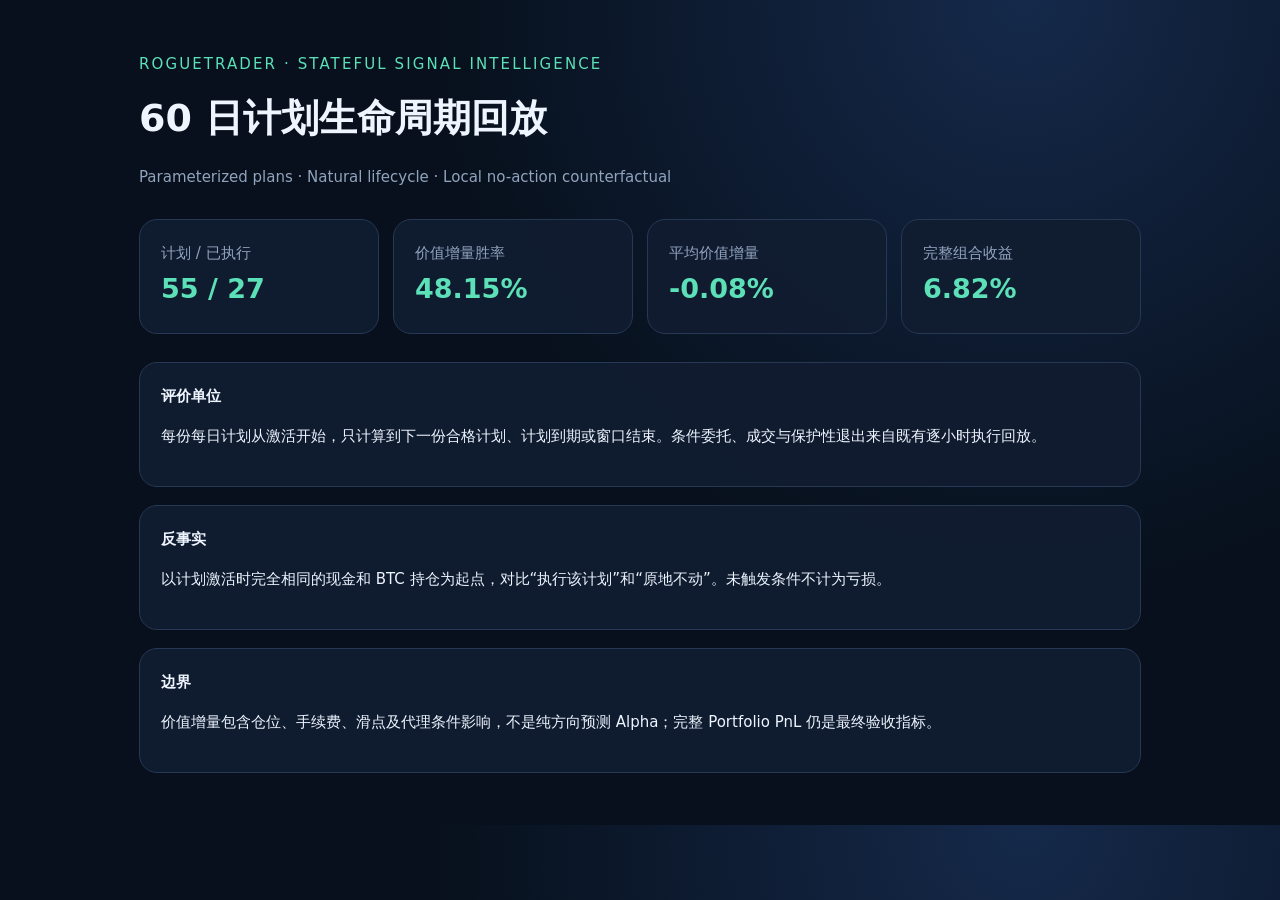
<file: backtest/信号质量/20260915_085854__BTC_USD/信号质量报告.html>
<!doctype html><html lang="zh-CN"><head><meta charset="utf-8"><meta name="viewport" content="width=device-width,initial-scale=1"><title>RogueTrader Signal Quality</title><style>
:root{--bg:#07101c;--panel:#101c30;--text:#eef5ff;--muted:#91a3bd;--mint:#5ce0b7;--line:#263854}*{box-sizing:border-box}body{margin:0;background:radial-gradient(circle at 80% 0,#15294a 0,#07101c 45%);color:var(--text);font:15px/1.7 system-ui,sans-serif}main{max-width:1050px;margin:auto;padding:52px 24px}.eyebrow{color:var(--mint);letter-spacing:.14em}h1{font-size:38px;margin:8px 0}.muted{color:var(--muted)}.grid{display:grid;grid-template-columns:repeat(4,1fr);gap:14px;margin:28px 0}.card,.panel{background:rgba(16,28,48,.94);border:1px solid var(--line);border-radius:18px;padding:21px}.metric{font-size:27px;font-weight:760;color:var(--mint)}.panel{margin-top:18px}@media(max-width:760px){.grid{grid-template-columns:1fr 1fr}h1{font-size:30px}}</style></head><body><main>
<div class="eyebrow">ROGUETRADER · STATEFUL SIGNAL INTELLIGENCE</div><h1>60 日计划生命周期回放</h1><p class="muted">Parameterized plans · Natural lifecycle · Local no-action counterfactual</p>
<div class="grid"><div class="card"><div class="muted">计划 / 已执行</div><div class="metric">55 / 27</div></div><div class="card"><div class="muted">价值增量胜率</div><div class="metric">48.15%</div></div><div class="card"><div class="muted">平均价值增量</div><div class="metric">-0.08%</div></div><div class="card"><div class="muted">完整组合收益</div><div class="metric">6.82%</div></div></div>
<div class="panel"><strong>评价单位</strong><p>每份每日计划从激活开始，只计算到下一份合格计划、计划到期或窗口结束。条件委托、成交与保护性退出来自既有逐小时执行回放。</p></div><div class="panel"><strong>反事实</strong><p>以计划激活时完全相同的现金和 BTC 持仓为起点，对比“执行该计划”和“原地不动”。未触发条件不计为亏损。</p></div><div class="panel"><strong>边界</strong><p>价值增量包含仓位、手续费、滑点及代理条件影响，不是纯方向预测 Alpha；完整 Portfolio PnL 仍是最终验收指标。</p></div></main></body></html>
</file>
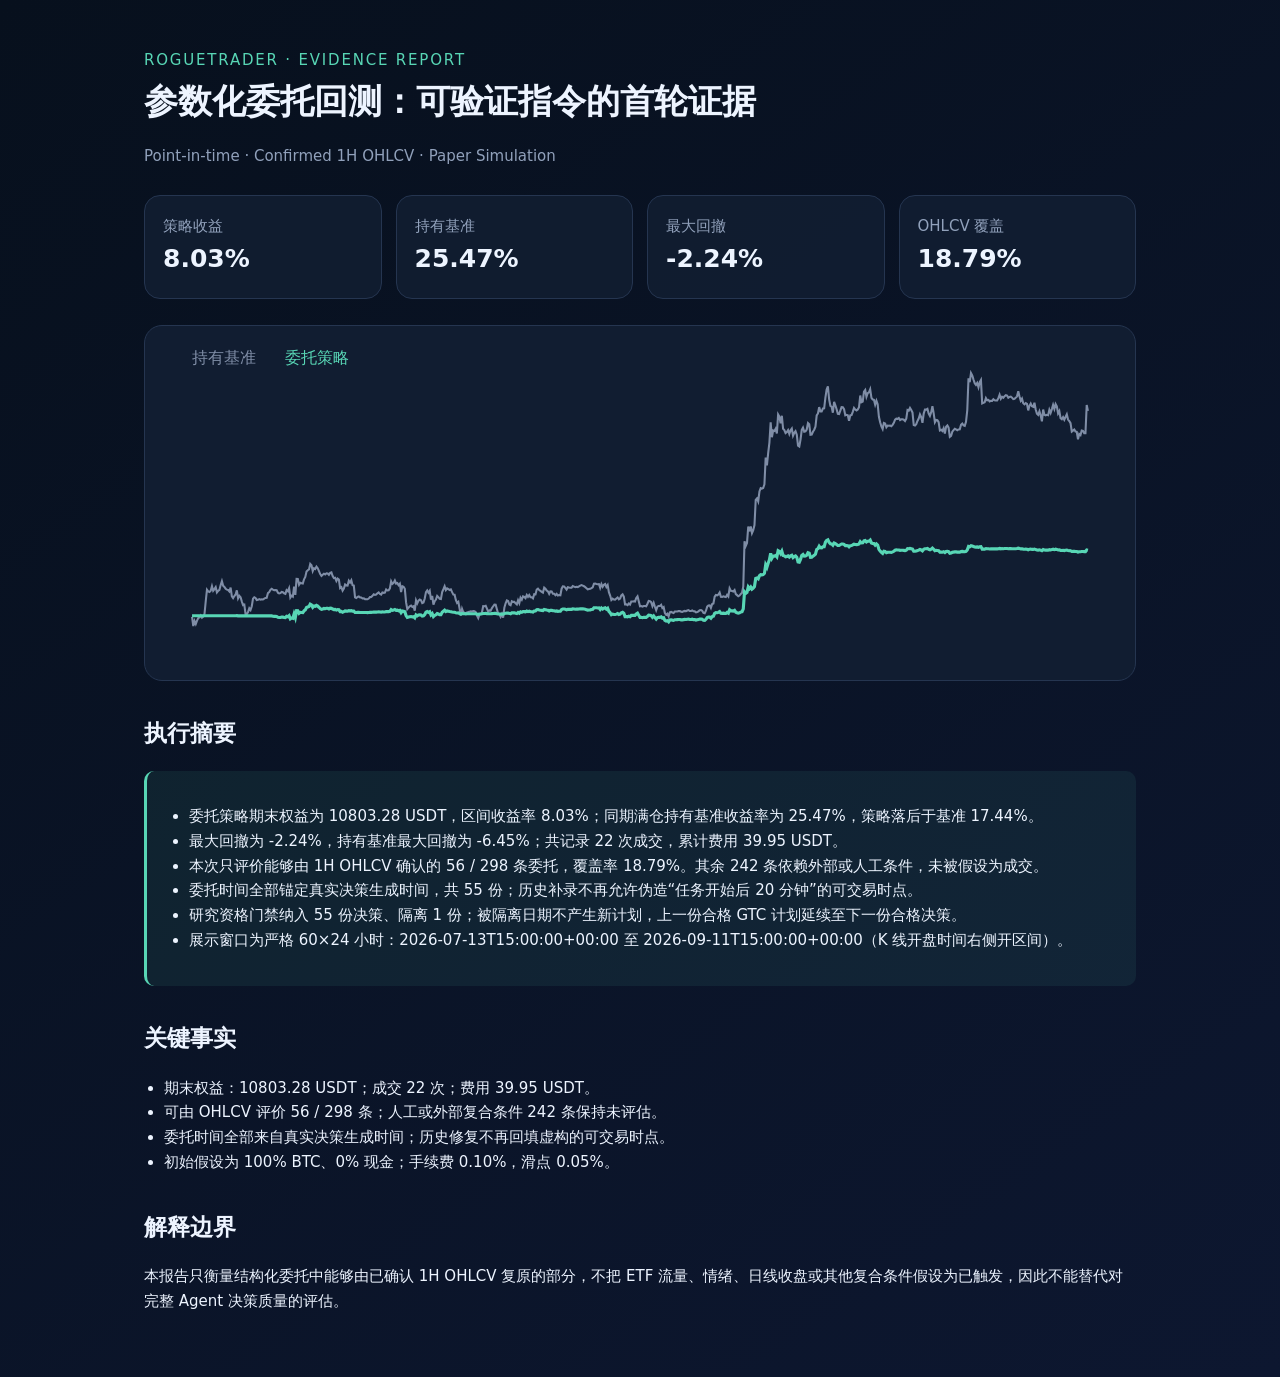
<file: backtest/基础版/20260915_015514__BTC_USD/回测报告.html>
<!doctype html>
<html lang="zh-CN"><head><meta charset="utf-8"><meta name="viewport" content="width=device-width,initial-scale=1">
<title>RogueTrader 参数化委托回测</title><style>
:root{--bg:#09111f;--panel:#111d31;--text:#edf4ff;--muted:#91a1bb;--accent:#58d6b5;--line:#253550}
*{box-sizing:border-box}body{margin:0;background:linear-gradient(145deg,#07101d,#0d1730);color:var(--text);font:15px/1.65 system-ui,sans-serif}
main{max-width:1040px;margin:auto;padding:48px 24px}h1{font-size:34px;margin:0 0 8px}h2{margin-top:34px}.eyebrow{color:var(--accent);letter-spacing:.12em;text-transform:uppercase}
.grid{display:grid;grid-template-columns:repeat(4,1fr);gap:14px;margin:26px 0}.card{background:rgba(17,29,49,.9);border:1px solid var(--line);border-radius:16px;padding:18px}
.metric{font-size:25px;font-weight:700}.label,.muted{color:var(--muted)}.chart{padding:18px;background:var(--panel);border:1px solid var(--line);border-radius:18px;overflow:hidden}svg{width:100%;height:auto}
.summary{background:rgba(88,214,181,.08);border-left:3px solid var(--accent);padding:18px 22px;border-radius:10px}ul{padding-left:20px}code{color:#b8e8dc}@media(max-width:760px){.grid{grid-template-columns:repeat(2,1fr)}h1{font-size:28px}}
</style></head><body><main><div class="eyebrow">RogueTrader · Evidence Report</div><h1>参数化委托回测：可验证指令的首轮证据</h1>
<p class="muted">Point-in-time · Confirmed 1H OHLCV · Paper Simulation</p>
<div class="grid"><div class="card"><div class="label">策略收益</div><div class="metric">8.03%</div></div>
<div class="card"><div class="label">持有基准</div><div class="metric">25.47%</div></div>
<div class="card"><div class="label">最大回撤</div><div class="metric">-2.24%</div></div>
<div class="card"><div class="label">OHLCV 覆盖</div><div class="metric">18.79%</div></div></div>
<div class="chart"><svg viewBox="0 0 920 300" role="img" aria-label="策略与持有基准权益曲线"><polyline points="28.0,263.2 29.2,272.0 30.4,267.2 31.6,270.0 32.8,266.7 34.0,264.2 35.2,263.7 36.4,261.8 37.6,264.0 38.8,263.0 40.0,260.4 41.2,248.1 42.4,236.9 43.6,238.5 44.8,239.1 46.0,237.9 47.2,233.5 48.4,238.0 49.6,236.4 50.8,234.5 52.0,239.5 53.2,238.0 54.4,237.2 55.6,232.5 56.8,228.7 58.0,233.2 59.2,234.3 60.4,236.0 61.6,236.9 62.8,237.2 64.0,238.6 65.2,235.0 66.4,243.3 67.6,245.1 68.8,243.1 70.0,241.6 71.2,237.6 72.4,245.3 73.6,242.8 74.8,244.2 76.0,248.3 77.2,251.8 78.4,251.4 79.6,260.4 80.8,260.6 82.0,258.5 83.2,254.9 84.4,256.6 85.6,252.9 86.8,245.6 88.0,244.2 89.2,244.9 90.4,247.0 91.6,246.7 92.8,246.0 94.0,246.6 95.2,246.2 96.4,246.4 97.6,245.5 98.8,244.9 100.0,244.8 101.2,240.2 102.4,239.3 103.6,237.1 104.8,236.0 106.0,236.8 107.2,237.5 108.4,237.3 109.6,237.4 110.8,239.9 112.0,240.6 113.2,240.3 114.4,239.1 115.6,239.4 116.8,240.5 118.0,241.0 119.2,237.3 120.4,238.4 121.6,235.5 122.8,244.6 124.0,242.8 125.2,243.7 126.4,233.9 127.6,242.0 128.8,226.6 130.0,226.7 131.2,232.2 132.4,230.3 133.6,230.8 134.8,231.0 136.0,226.9 137.2,224.7 138.4,219.4 139.6,218.2 140.8,217.4 142.0,212.1 143.2,213.3 144.4,219.0 145.6,216.2 146.8,217.0 148.0,214.7 149.2,216.2 150.4,219.0 151.6,221.9 152.8,223.6 154.0,222.5 155.2,221.5 156.4,222.2 157.6,221.1 158.8,221.3 160.0,222.6 161.2,220.8 162.4,220.3 163.6,223.8 164.8,225.8 166.0,225.5 167.2,228.5 168.4,226.2 169.6,227.1 170.8,235.4 172.0,234.5 173.2,237.9 174.4,235.9 175.6,231.9 176.8,232.8 178.0,233.0 179.2,228.3 180.4,230.0 181.6,227.8 182.8,232.6 184.0,233.0 185.2,244.3 186.4,245.0 187.6,244.0 188.8,243.5 190.0,244.4 191.2,244.4 192.4,245.4 193.6,245.2 194.8,246.1 196.0,246.1 197.2,246.2 198.4,245.5 199.6,244.1 200.8,244.0 202.0,242.9 203.2,241.3 204.4,241.9 205.6,241.6 206.8,240.4 208.0,239.5 209.2,241.1 210.4,241.7 211.6,239.7 212.8,240.0 214.0,239.8 215.2,236.7 216.4,237.7 217.6,237.6 218.8,235.7 220.0,228.9 221.2,231.4 222.4,230.4 223.6,228.1 224.8,231.1 226.0,230.6 227.2,232.6 228.4,231.2 229.6,239.3 230.8,233.6 232.0,234.1 233.2,236.1 234.4,249.2 235.6,255.7 236.8,254.3 238.0,252.9 239.2,252.3 240.4,253.6 241.6,252.9 242.8,257.2 244.0,247.2 245.2,250.1 246.4,247.5 247.6,246.5 248.8,247.1 250.0,249.9 251.2,249.3 252.4,245.4 253.6,239.3 254.8,237.7 256.0,239.9 257.2,238.0 258.4,246.6 259.6,242.9 260.8,251.4 262.0,248.0 263.2,246.4 264.4,243.0 265.6,244.2 266.8,245.7 268.0,246.0 269.2,239.2 270.4,236.5 271.6,233.6 272.8,237.2 274.0,235.6 275.2,236.4 276.4,237.2 277.6,236.6 278.8,239.3 280.0,241.7 281.2,241.8 282.4,246.8 283.6,249.7 284.8,248.6 286.0,255.1 287.2,261.9 288.4,255.5 289.6,258.8 290.8,259.1 292.0,259.8 293.2,258.8 294.4,258.5 295.6,258.1 296.8,257.8 298.0,257.9 299.2,257.5 300.4,257.7 301.6,258.5 302.8,262.0 304.0,264.3 305.2,260.8 306.4,260.7 307.6,258.7 308.8,252.8 310.0,252.9 311.2,252.5 312.4,255.2 313.6,258.1 314.8,256.9 316.0,257.1 317.2,254.7 318.4,252.9 319.6,251.4 320.8,251.5 322.0,255.9 323.2,260.1 324.4,260.6 325.6,263.1 326.8,260.5 328.0,264.0 329.2,254.2 330.4,250.0 331.6,247.3 332.8,247.9 334.0,251.3 335.2,252.0 336.4,248.1 337.6,248.7 338.8,248.6 340.0,250.1 341.2,251.1 342.4,247.2 343.6,250.0 344.8,244.7 346.0,246.6 347.2,243.4 348.4,243.9 349.6,245.1 350.8,242.0 352.0,243.9 353.2,242.1 354.4,244.2 355.6,244.2 356.8,245.3 358.0,241.3 359.2,241.5 360.4,236.8 361.6,235.9 362.8,237.3 364.0,238.1 365.2,239.0 366.4,239.7 367.6,235.0 368.8,236.1 370.0,237.7 371.2,238.6 372.4,241.0 373.6,238.5 374.8,238.6 376.0,240.8 377.2,240.8 378.4,242.2 379.6,241.0 380.8,242.6 382.0,242.1 383.2,242.3 384.4,236.0 385.6,233.7 386.8,233.8 388.0,235.1 389.2,236.8 390.4,234.5 391.6,234.8 392.8,235.0 394.0,235.0 395.2,233.5 396.4,234.0 397.6,234.5 398.8,234.1 400.0,234.4 401.2,233.7 402.4,233.0 403.6,232.5 404.8,233.0 406.0,233.6 407.2,234.5 408.4,235.5 409.6,236.6 410.8,236.3 412.0,236.1 413.2,235.4 414.4,234.6 415.6,231.2 416.8,231.1 418.0,231.5 419.2,231.7 420.4,231.5 421.6,235.2 422.8,231.5 424.0,234.2 425.2,232.2 426.4,231.5 427.6,234.3 428.8,232.4 430.0,239.3 431.2,242.6 432.4,246.8 433.6,245.6 434.8,246.4 436.0,246.5 437.2,245.4 438.4,244.4 439.6,246.2 440.8,245.4 442.0,242.5 443.2,241.5 444.4,243.7 445.6,251.1 446.8,251.1 448.0,251.9 449.2,250.3 450.4,251.3 451.6,248.3 452.8,248.3 454.0,248.1 455.2,248.3 456.4,244.9 457.6,243.3 458.8,248.2 460.0,253.0 461.2,252.7 462.4,253.3 463.6,252.7 464.8,252.6 466.0,252.9 467.2,250.5 468.4,247.8 469.6,248.0 470.8,248.9 472.0,252.7 473.2,249.6 474.4,253.4 475.6,256.7 476.8,253.4 478.0,252.6 479.2,252.6 480.4,251.5 481.6,254.6 482.8,253.7 484.0,259.5 485.2,261.1 486.4,260.1 487.6,262.7 488.8,258.7 490.0,258.4 491.2,258.9 492.4,259.4 493.6,258.0 494.8,258.0 496.0,257.9 497.2,257.5 498.4,257.6 499.6,258.2 500.8,258.3 502.0,257.8 503.2,257.4 504.4,257.7 505.6,257.0 506.8,256.6 508.0,257.5 509.2,257.5 510.4,257.0 511.6,257.8 512.8,257.8 514.0,258.7 515.2,258.4 516.4,257.8 517.6,256.7 518.8,256.6 520.0,257.2 521.2,259.4 522.4,259.7 523.6,257.2 524.8,253.3 526.0,252.2 527.2,252.0 528.4,254.6 529.6,250.8 530.8,250.2 532.0,243.7 533.2,242.1 534.4,242.4 535.6,241.6 536.8,239.7 538.0,243.8 539.2,244.0 540.4,243.3 541.6,243.8 542.8,244.1 544.0,241.9 545.2,243.5 546.4,235.7 547.6,238.0 548.8,238.2 550.0,238.7 551.2,237.3 552.4,241.2 553.6,242.2 554.8,243.3 556.0,242.6 557.2,241.0 558.4,239.9 559.6,233.8 560.8,190.3 562.0,194.7 563.2,191.8 564.4,176.0 565.6,180.7 566.8,175.9 568.0,182.4 569.2,179.6 570.4,174.6 571.6,150.4 572.8,148.9 574.0,151.8 575.2,142.2 576.4,139.0 577.6,139.5 578.8,138.9 580.0,135.3 581.2,109.5 582.4,117.1 583.6,105.3 584.8,95.1 586.0,75.5 587.2,89.9 588.4,83.4 589.6,83.8 590.8,81.7 592.0,86.3 593.2,68.0 594.4,70.1 595.6,76.4 596.8,69.2 598.0,81.8 599.2,83.0 600.4,85.9 601.6,85.0 602.8,83.1 604.0,86.7 605.2,83.1 606.4,81.5 607.6,88.4 608.8,85.7 610.0,84.1 611.2,87.4 612.4,98.1 613.6,98.9 614.8,92.2 616.0,82.8 617.2,80.6 618.4,84.6 619.6,84.3 620.8,82.5 622.0,76.3 623.2,77.4 624.4,87.5 625.6,87.3 626.8,84.6 628.0,82.7 629.2,79.8 630.4,68.9 631.6,67.0 632.8,60.9 634.0,65.0 635.2,65.0 636.4,62.2 637.6,62.1 638.8,51.7 640.0,43.8 641.2,40.8 642.4,53.4 643.6,59.6 644.8,60.5 646.0,66.3 647.2,55.8 648.4,59.1 649.6,62.9 650.8,67.3 652.0,67.6 653.2,64.3 654.4,60.9 655.6,61.0 656.8,62.9 658.0,68.8 659.2,68.3 660.4,68.8 661.6,74.1 662.8,68.8 664.0,68.5 665.2,65.4 666.4,61.6 667.6,63.2 668.8,64.0 670.0,63.1 671.2,61.0 672.4,49.7 673.6,56.1 674.8,55.5 676.0,46.0 677.2,44.4 678.4,50.9 679.6,47.5 680.8,46.7 682.0,43.6 683.2,52.0 684.4,53.5 685.6,53.8 686.8,58.5 688.0,54.7 689.2,58.1 690.4,70.2 691.6,75.4 692.8,79.5 694.0,82.0 695.2,76.2 696.4,76.7 697.6,80.3 698.8,78.7 700.0,78.9 701.2,78.6 702.4,79.3 703.6,78.0 704.8,76.0 706.0,73.0 707.2,72.0 708.4,72.2 709.6,71.4 710.8,73.3 712.0,72.6 713.2,72.6 714.4,73.0 715.6,74.3 716.8,72.1 718.0,63.7 719.2,64.2 720.4,61.7 721.6,63.6 722.8,66.2 724.0,78.2 725.2,78.7 726.4,77.3 727.6,74.2 728.8,71.9 730.0,67.9 731.2,70.4 732.4,76.0 733.6,67.1 734.8,63.3 736.0,63.3 737.2,62.5 738.4,67.1 739.6,69.3 740.8,65.9 742.0,59.9 743.2,66.6 744.4,75.4 745.6,73.2 746.8,73.4 748.0,75.3 749.2,83.3 750.4,82.7 751.6,83.9 752.8,81.2 754.0,86.4 755.2,79.7 756.4,78.5 757.6,80.7 758.8,89.6 760.0,88.7 761.2,84.6 762.4,83.0 763.6,81.8 764.8,82.3 766.0,83.1 767.2,82.4 768.4,82.3 769.6,77.9 770.8,76.7 772.0,78.5 773.2,79.0 774.4,75.1 775.6,64.1 776.8,33.0 778.0,36.8 779.2,28.0 780.4,30.2 781.6,34.2 782.8,37.8 784.0,39.4 785.2,37.6 786.4,41.7 787.6,36.8 788.8,34.7 790.0,57.3 791.2,56.8 792.4,56.2 793.6,52.2 794.8,54.2 796.0,53.9 797.2,55.4 798.4,54.8 799.6,54.9 800.8,53.2 802.0,54.2 803.2,54.5 804.4,54.4 805.6,52.2 806.8,48.9 808.0,52.8 809.2,50.9 810.4,51.8 811.6,50.3 812.8,49.3 814.0,49.7 815.2,51.9 816.4,51.1 817.6,50.7 818.8,51.7 820.0,53.2 821.2,52.9 822.4,51.7 823.6,50.5 824.8,45.5 826.0,50.6 827.2,54.7 828.4,52.7 829.6,57.1 830.8,58.2 832.0,56.9 833.2,57.7 834.4,64.0 835.6,59.6 836.8,57.5 838.0,60.1 839.2,60.6 840.4,56.6 841.6,63.2 842.8,67.1 844.0,68.3 845.2,64.9 846.4,69.0 847.6,74.6 848.8,63.2 850.0,68.2 851.2,68.8 852.4,68.3 853.6,68.7 854.8,63.4 856.0,66.5 857.2,62.8 858.4,58.7 859.6,62.6 860.8,58.0 862.0,60.2 863.2,67.0 864.4,64.8 865.6,71.5 866.8,72.5 868.0,70.6 869.2,73.1 870.4,70.3 871.6,67.8 872.8,72.9 874.0,74.3 875.2,76.3 876.4,84.4 877.6,83.5 878.8,82.5 880.0,84.5 881.2,84.7 882.4,91.9 883.6,86.8 884.8,87.9 886.0,83.4 887.2,83.7 888.4,86.1 889.6,86.1 890.8,58.9 892.0,64.5" fill="none" stroke="#7f8da6" stroke-width="2"/><polyline points="28.0,262.1 29.2,262.1 30.4,262.1 31.6,262.1 32.8,262.1 34.0,262.1 35.2,262.1 36.4,262.1 37.6,262.1 38.8,262.1 40.0,262.1 41.2,262.1 42.4,262.1 43.6,262.1 44.8,262.1 46.0,262.1 47.2,262.1 48.4,262.1 49.6,262.1 50.8,262.1 52.0,262.1 53.2,262.1 54.4,262.1 55.6,262.1 56.8,262.1 58.0,262.1 59.2,262.1 60.4,262.1 61.6,262.1 62.8,262.1 64.0,262.1 65.2,262.1 66.4,262.1 67.6,262.1 68.8,262.1 70.0,262.1 71.2,262.0 72.4,262.2 73.6,262.2 74.8,262.2 76.0,262.2 77.2,262.2 78.4,262.2 79.6,262.2 80.8,262.2 82.0,262.2 83.2,262.2 84.4,262.2 85.6,262.2 86.8,262.2 88.0,262.2 89.2,262.2 90.4,262.2 91.6,262.2 92.8,262.2 94.0,262.2 95.2,262.2 96.4,262.2 97.6,262.2 98.8,262.2 100.0,262.2 101.2,262.2 102.4,262.2 103.6,262.2 104.8,262.2 106.0,262.5 107.2,262.7 108.4,262.6 109.6,262.7 110.8,263.5 112.0,263.7 113.2,263.7 114.4,263.3 115.6,263.4 116.8,263.7 118.0,263.9 119.2,262.6 120.4,263.0 121.6,262.0 122.8,265.1 124.0,264.3 125.2,264.6 126.4,260.4 127.6,263.9 128.8,257.2 130.0,257.3 131.2,259.7 132.4,258.8 133.6,259.0 134.8,259.1 136.0,257.3 137.2,256.4 138.4,254.1 139.6,253.6 140.8,253.2 142.0,250.9 143.2,251.5 144.4,253.9 145.6,252.7 146.8,253.0 148.0,252.1 149.2,252.7 150.4,253.9 151.6,255.2 152.8,255.9 154.0,255.5 155.2,255.0 156.4,255.3 157.6,254.9 158.8,254.9 160.0,255.5 161.2,254.7 162.4,254.9 163.6,255.6 164.8,256.1 166.0,256.0 167.2,256.6 168.4,256.1 169.6,256.3 170.8,258.1 172.0,257.9 173.2,258.7 174.4,258.2 175.6,257.4 176.8,257.6 178.0,257.6 179.2,257.1 180.4,257.3 181.6,257.1 182.8,257.6 184.0,257.6 185.2,258.9 186.4,258.9 187.6,258.8 188.8,258.8 190.0,258.9 191.2,258.9 192.4,259.0 193.6,258.9 194.8,259.0 196.0,259.0 197.2,259.1 198.4,259.0 199.6,258.8 200.8,258.8 202.0,258.7 203.2,258.5 204.4,258.6 205.6,258.6 206.8,258.4 208.0,258.3 209.2,258.5 210.4,258.6 211.6,258.3 212.8,258.4 214.0,258.4 215.2,258.0 216.4,258.1 217.6,258.1 218.8,257.9 220.0,256.2 221.2,256.9 222.4,256.6 223.6,256.0 224.8,256.8 226.0,256.7 227.2,257.3 228.4,256.9 229.6,259.1 230.8,257.5 232.0,257.7 233.2,258.2 234.4,261.9 235.6,263.7 236.8,263.3 238.0,263.0 239.2,262.8 240.4,263.2 241.6,262.9 242.8,264.1 244.0,261.3 245.2,262.2 246.4,261.4 247.6,261.2 248.8,261.4 250.0,262.4 251.2,262.2 252.4,260.9 253.6,258.7 254.8,258.1 256.0,258.9 257.2,258.2 258.4,261.3 259.6,260.0 260.8,262.9 262.0,261.8 263.2,261.2 264.4,260.0 265.6,260.4 266.8,261.0 268.0,261.0 269.2,258.7 270.4,257.7 271.6,256.7 272.8,258.0 274.0,257.4 275.2,257.7 276.4,258.0 277.6,258.2 278.8,258.5 280.0,258.7 281.2,258.7 282.4,259.1 283.6,259.4 284.8,259.3 286.0,259.9 287.2,260.5 288.4,259.9 289.6,260.2 290.8,260.2 292.0,260.3 293.2,260.2 294.4,260.2 295.6,260.1 296.8,260.1 298.0,260.1 299.2,260.1 300.4,260.1 301.6,260.2 302.8,260.5 304.0,260.7 305.2,260.4 306.4,260.4 307.6,260.2 308.8,259.9 310.0,259.9 311.2,259.8 312.4,260.0 313.6,260.2 314.8,260.1 316.0,260.1 317.2,260.0 318.4,259.9 319.6,259.8 320.8,259.8 322.0,260.1 323.2,260.3 324.4,260.4 325.6,260.5 326.8,260.4 328.0,260.6 329.2,260.0 330.4,259.7 331.6,259.5 332.8,259.5 334.0,259.8 335.2,260.2 336.4,259.2 337.6,259.3 338.8,259.3 340.0,259.7 341.2,259.9 342.4,258.9 343.6,259.7 344.8,258.3 346.0,258.8 347.2,258.0 348.4,258.1 349.6,258.4 350.8,257.6 352.0,258.1 353.2,257.7 354.4,258.2 355.6,258.2 356.8,258.5 358.0,257.5 359.2,257.5 360.4,256.3 361.6,256.1 362.8,256.5 364.0,256.7 365.2,256.9 366.4,257.1 367.6,255.9 368.8,256.2 370.0,256.6 371.2,256.8 372.4,257.4 373.6,256.8 374.8,256.8 376.0,257.3 377.2,257.3 378.4,257.7 379.6,257.4 380.8,257.8 382.0,257.7 383.2,257.7 384.4,256.1 385.6,255.6 386.8,255.6 388.0,255.9 389.2,256.4 390.4,255.8 391.6,255.9 392.8,255.9 394.0,255.9 395.2,255.5 396.4,255.6 397.6,255.8 398.8,255.7 400.0,255.7 401.2,255.6 402.4,255.4 403.6,255.3 404.8,255.4 406.0,255.6 407.2,255.8 408.4,256.2 409.6,256.6 410.8,256.5 412.0,256.4 413.2,256.1 414.4,255.8 415.6,254.3 416.8,254.3 418.0,254.4 419.2,254.6 420.4,254.5 421.6,256.0 422.8,254.5 424.0,255.6 425.2,254.8 426.4,254.4 427.6,255.7 428.8,254.8 430.0,257.8 431.2,259.2 432.4,261.1 433.6,260.5 434.8,260.9 436.0,260.9 437.2,260.5 438.4,260.0 439.6,260.8 440.8,260.4 442.0,259.2 443.2,258.8 444.4,259.7 445.6,262.9 446.8,262.9 448.0,263.2 449.2,262.5 450.4,263.0 451.6,261.7 452.8,261.7 454.0,261.6 455.2,261.7 456.4,260.3 457.6,259.6 458.8,261.6 460.0,263.7 461.2,263.6 462.4,263.9 463.6,263.6 464.8,263.5 466.0,263.7 467.2,262.7 468.4,261.5 469.6,261.6 470.8,262.0 472.0,263.6 473.2,262.3 474.4,263.9 475.6,265.3 476.8,263.9 478.0,263.6 479.2,263.6 480.4,263.1 481.6,264.4 482.8,264.0 484.0,266.5 485.2,267.2 486.4,266.8 487.6,267.9 488.8,266.2 490.0,266.0 491.2,266.3 492.4,266.5 493.6,265.9 494.8,265.9 496.0,265.8 497.2,265.7 498.4,265.7 499.6,266.0 500.8,266.0 502.0,265.8 503.2,265.6 504.4,265.7 505.6,265.5 506.8,265.3 508.0,265.7 509.2,265.7 510.4,265.4 511.6,265.8 512.8,265.8 514.0,266.2 515.2,266.0 516.4,265.8 517.6,265.3 518.8,265.3 520.0,265.5 521.2,266.5 522.4,266.6 523.6,265.5 524.8,263.8 526.0,263.4 527.2,263.3 528.4,264.4 529.6,262.8 530.8,262.5 532.0,259.7 533.2,259.0 534.4,259.2 535.6,258.8 536.8,258.0 538.0,259.7 539.2,259.8 540.4,259.6 541.6,259.8 542.8,259.9 544.0,258.9 545.2,259.6 546.4,256.3 547.6,257.3 548.8,257.4 550.0,257.6 551.2,256.9 552.4,258.6 553.6,259.1 554.8,259.5 556.0,259.3 557.2,258.5 558.4,258.1 559.6,255.4 560.8,239.0 562.0,240.4 563.2,239.5 564.4,234.3 565.6,235.9 566.8,234.3 568.0,236.4 569.2,235.5 570.4,233.9 571.6,226.1 572.8,225.6 574.0,226.5 575.2,223.4 576.4,222.4 577.6,222.6 578.8,222.4 580.0,221.2 581.2,212.9 582.4,215.3 583.6,211.5 584.8,208.2 586.0,201.9 587.2,206.5 588.4,204.4 589.6,204.5 590.8,203.9 592.0,205.3 593.2,199.4 594.4,200.1 595.6,202.1 596.8,199.8 598.0,203.9 599.2,204.3 600.4,205.2 601.6,204.9 602.8,204.3 604.0,205.5 605.2,204.3 606.4,203.8 607.6,206.0 608.8,205.0 610.0,204.4 611.2,205.7 612.4,210.1 613.6,210.4 614.8,207.7 616.0,203.9 617.2,203.0 618.4,204.6 619.6,204.5 620.8,203.7 622.0,201.2 623.2,201.7 624.4,205.8 625.6,205.7 626.8,204.6 628.0,203.8 629.2,202.7 630.4,198.2 631.6,197.4 632.8,195.0 634.0,196.6 635.2,196.7 636.4,195.5 637.6,195.5 638.8,191.2 640.0,189.4 641.2,188.8 642.4,191.4 643.6,192.6 644.8,192.8 646.0,194.0 647.2,191.9 648.4,192.5 649.6,193.3 650.8,194.2 652.0,194.3 653.2,193.6 654.4,192.9 655.6,192.9 656.8,193.3 658.0,194.5 659.2,194.4 660.4,194.5 661.6,195.6 662.8,194.5 664.0,194.4 665.2,193.8 666.4,193.1 667.6,193.4 668.8,193.5 670.0,193.3 671.2,192.9 672.4,190.6 673.6,191.9 674.8,191.8 676.0,189.9 677.2,189.6 678.4,190.9 679.6,190.2 680.8,190.1 682.0,189.1 683.2,191.9 684.4,192.4 685.6,192.5 686.8,194.0 688.0,192.8 689.2,193.9 690.4,198.0 691.6,199.7 692.8,201.0 694.0,201.9 695.2,199.9 696.4,200.1 697.6,201.3 698.8,200.8 700.0,200.8 701.2,200.8 702.4,201.0 703.6,200.5 704.8,199.9 706.0,198.9 707.2,198.5 708.4,198.6 709.6,198.7 710.8,199.0 712.0,198.9 713.2,198.9 714.4,199.0 715.6,199.2 716.8,198.8 718.0,197.4 719.2,197.5 720.4,197.1 721.6,197.4 722.8,197.8 724.0,199.9 725.2,199.9 726.4,199.7 727.6,199.2 728.8,198.8 730.0,198.1 731.2,198.6 732.4,199.5 733.6,198.0 734.8,197.4 736.0,197.4 737.2,197.2 738.4,198.0 739.6,198.4 740.8,197.8 742.0,196.8 743.2,197.9 744.4,199.4 745.6,199.0 746.8,199.1 748.0,199.4 749.2,200.7 750.4,200.6 751.6,200.8 752.8,200.4 754.0,201.2 755.2,200.1 756.4,199.9 757.6,200.3 758.8,201.8 760.0,201.6 761.2,200.9 762.4,200.7 763.6,200.5 764.8,200.5 766.0,200.7 767.2,200.7 768.4,200.7 769.6,200.2 770.8,200.0 772.0,200.2 773.2,200.3 774.4,199.9 775.6,198.6 776.8,195.2 778.0,195.6 779.2,194.6 780.4,194.9 781.6,195.3 782.8,195.7 784.0,195.9 785.2,195.7 786.4,196.1 787.6,195.6 788.8,195.4 790.0,197.9 791.2,197.8 792.4,197.8 793.6,197.3 794.8,197.5 796.0,197.5 797.2,197.7 798.4,197.6 799.6,197.6 800.8,197.5 802.0,197.6 803.2,197.6 804.4,197.6 805.6,197.4 806.8,197.1 808.0,197.5 809.2,197.3 810.4,197.4 811.6,197.2 812.8,197.2 814.0,197.2 815.2,197.4 816.4,197.3 817.6,197.3 818.8,197.4 820.0,197.5 821.2,197.5 822.4,197.4 823.6,197.3 824.8,196.9 826.0,197.3 827.2,197.6 828.4,197.5 829.6,197.8 830.8,197.9 832.0,197.8 833.2,197.9 834.4,198.4 835.6,198.0 836.8,197.8 838.0,198.1 839.2,198.1 840.4,197.8 841.6,198.3 842.8,198.6 844.0,198.8 845.2,198.5 846.4,198.8 847.6,199.3 848.8,198.3 850.0,198.7 851.2,198.8 852.4,198.7 853.6,198.8 854.8,198.3 856.0,198.6 857.2,198.3 858.4,197.9 859.6,198.3 860.8,197.9 862.0,198.1 863.2,198.6 864.4,198.5 865.6,199.0 866.8,199.1 868.0,198.9 869.2,199.2 870.4,198.9 871.6,198.7 872.8,199.1 874.0,199.3 875.2,199.4 876.4,200.1 877.6,200.0 878.8,199.9 880.0,200.1 881.2,200.1 882.4,200.6 883.6,200.3 884.8,200.3 886.0,200.1 887.2,200.1 888.4,200.2 889.6,200.2 890.8,198.7 892.0,199.0" fill="none" stroke="#58d6b5" stroke-width="3"/><text x="28" y="18" fill="#7f8da6">持有基准</text><text x="118" y="18" fill="#58d6b5">委托策略</text></svg></div><h2>执行摘要</h2><div class="summary"><ul><li>委托策略期末权益为 10803.28 USDT，区间收益率 8.03%；同期满仓持有基准收益率为 25.47%，策略落后于基准 17.44%。</li><li>最大回撤为 -2.24%，持有基准最大回撤为 -6.45%；共记录 22 次成交，累计费用 39.95 USDT。</li><li>本次只评价能够由 1H OHLCV 确认的 56 / 298 条委托，覆盖率 18.79%。其余 242 条依赖外部或人工条件，未被假设为成交。</li><li>委托时间全部锚定真实决策生成时间，共 55 份；历史补录不再允许伪造“任务开始后 20 分钟”的可交易时点。</li><li>研究资格门禁纳入 55 份决策、隔离 1 份；被隔离日期不产生新计划，上一份合格 GTC 计划延续至下一份合格决策。</li><li>展示窗口为严格 60×24 小时：2026-07-13T15:00:00+00:00 至 2026-09-11T15:00:00+00:00（K 线开盘时间右侧开区间）。</li></ul></div>
<h2>关键事实</h2><ul><li>期末权益：10803.28 USDT；成交 22 次；费用 39.95 USDT。</li>
<li>可由 OHLCV 评价 56 / 298 条；人工或外部复合条件 242 条保持未评估。</li>
<li>委托时间全部来自真实决策生成时间；历史修复不再回填虚构的可交易时点。</li>
<li>初始假设为 100% BTC、0% 现金；手续费 0.10%，滑点 0.05%。</li></ul>
<h2>解释边界</h2><p>本报告只衡量结构化委托中能够由已确认 1H OHLCV 复原的部分，不把 ETF 流量、情绪、日线收盘或其他复合条件假设为已触发，因此不能替代对完整 Agent 决策质量的评估。</p>
</main></body></html>
</file>
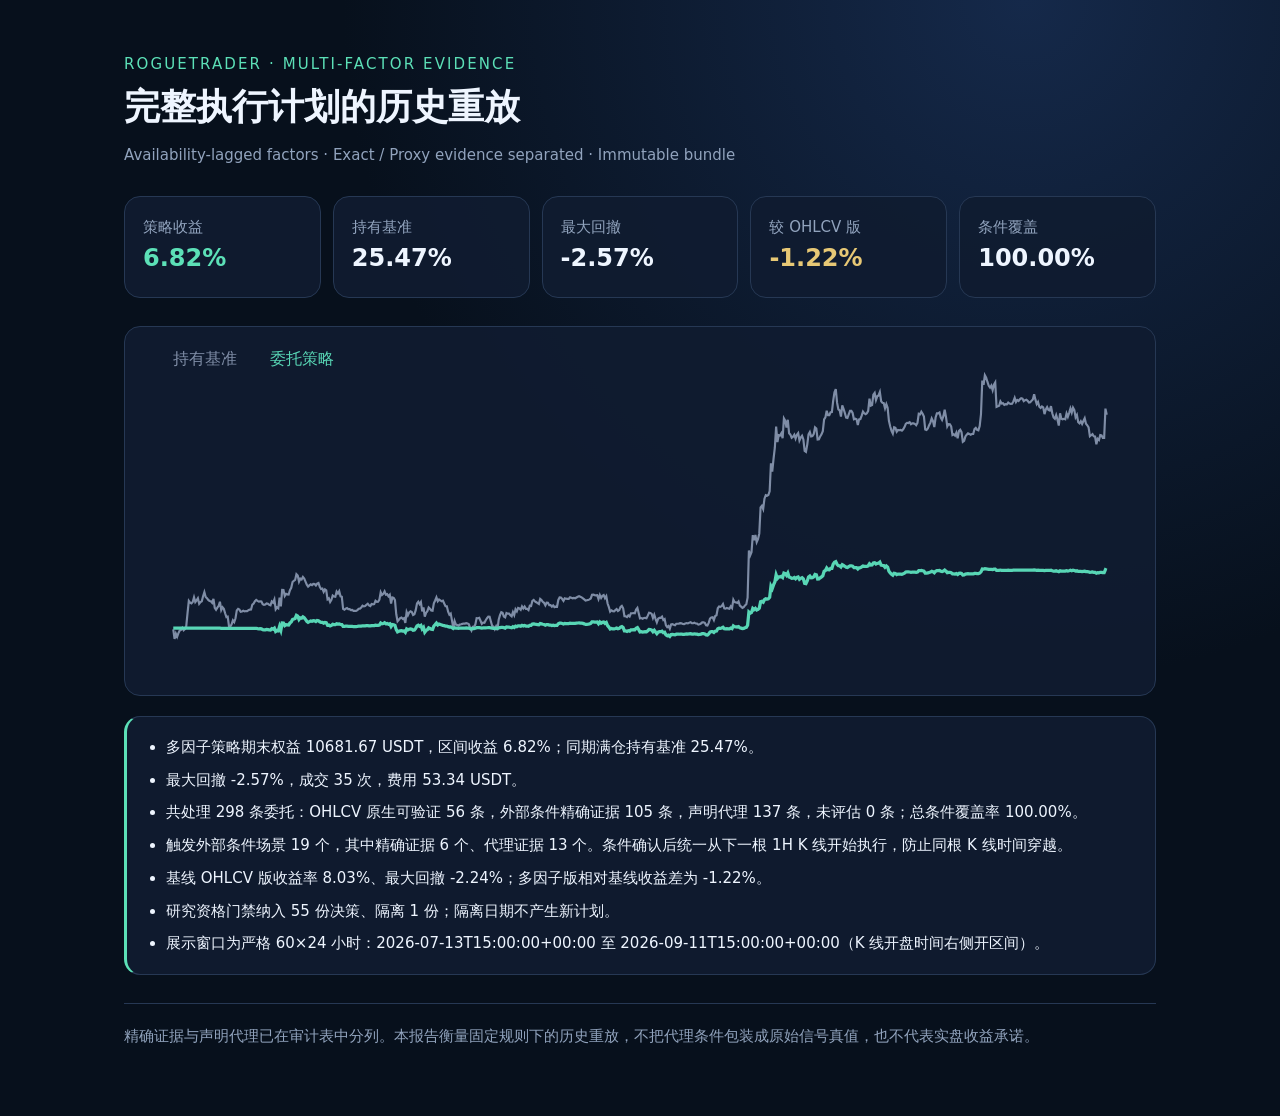
<file: backtest/多因子版/20260915_015525__BTC_USD/回测报告.html>
<!doctype html>
<html lang="zh-CN"><head><meta charset="utf-8"><meta name="viewport" content="width=device-width,initial-scale=1">
<title>RogueTrader 多因子条件回测</title><style>
:root{--bg:#07101c;--panel:#101c30;--text:#eef5ff;--muted:#91a3bd;--mint:#5ce0b7;--gold:#e7c875;--line:#263854}
*{box-sizing:border-box}body{margin:0;background:radial-gradient(circle at 80% 0,#15294a 0,#07101c 45%);color:var(--text);font:15px/1.65 system-ui,sans-serif}
main{max-width:1080px;margin:auto;padding:52px 24px}.eyebrow{color:var(--mint);letter-spacing:.14em;text-transform:uppercase}h1{font-size:36px;line-height:1.2;margin:8px 0}.muted,.label{color:var(--muted)}
.grid{display:grid;grid-template-columns:repeat(5,1fr);gap:12px;margin:28px 0}.card,.chart,.summary{background:rgba(16,28,48,.92);border:1px solid var(--line);border-radius:16px;padding:18px}.metric{font-size:24px;font-weight:750}.accent{color:var(--mint)}.gold{color:var(--gold)}
.chart{padding:18px;overflow:hidden}svg{width:100%;height:auto}.summary{margin-top:20px;border-left:3px solid var(--mint)}ul{margin:0;padding-left:21px}li+li{margin-top:8px}
.note{margin-top:28px;color:var(--muted);border-top:1px solid var(--line);padding-top:20px}@media(max-width:840px){.grid{grid-template-columns:repeat(2,1fr)}h1{font-size:29px}}
</style></head><body><main><div class="eyebrow">RogueTrader · Multi-factor Evidence</div><h1>完整执行计划的历史重放</h1><p class="muted">Availability-lagged factors · Exact / Proxy evidence separated · Immutable bundle</p>
<div class="grid"><div class="card"><div class="label">策略收益</div><div class="metric accent">6.82%</div></div><div class="card"><div class="label">持有基准</div><div class="metric">25.47%</div></div><div class="card"><div class="label">最大回撤</div><div class="metric">-2.57%</div></div><div class="card"><div class="label">较 OHLCV 版</div><div class="metric gold">-1.22%</div></div><div class="card"><div class="label">条件覆盖</div><div class="metric">100.00%</div></div></div>
<div class="chart"><svg viewBox="0 0 920 300" role="img" aria-label="策略与持有基准权益曲线"><polyline points="28.0,263.2 29.2,272.0 30.4,267.2 31.6,270.0 32.8,266.7 34.0,264.2 35.2,263.7 36.4,261.8 37.6,264.0 38.8,263.0 40.0,260.4 41.2,248.1 42.4,236.9 43.6,238.5 44.8,239.1 46.0,237.9 47.2,233.5 48.4,238.0 49.6,236.4 50.8,234.5 52.0,239.5 53.2,238.0 54.4,237.2 55.6,232.5 56.8,228.7 58.0,233.2 59.2,234.3 60.4,236.0 61.6,236.9 62.8,237.2 64.0,238.6 65.2,235.0 66.4,243.3 67.6,245.1 68.8,243.1 70.0,241.6 71.2,237.6 72.4,245.3 73.6,242.8 74.8,244.2 76.0,248.3 77.2,251.8 78.4,251.4 79.6,260.4 80.8,260.6 82.0,258.5 83.2,254.9 84.4,256.6 85.6,252.9 86.8,245.6 88.0,244.2 89.2,244.9 90.4,247.0 91.6,246.7 92.8,246.0 94.0,246.6 95.2,246.2 96.4,246.4 97.6,245.5 98.8,244.9 100.0,244.8 101.2,240.2 102.4,239.3 103.6,237.1 104.8,236.0 106.0,236.8 107.2,237.5 108.4,237.3 109.6,237.4 110.8,239.9 112.0,240.6 113.2,240.3 114.4,239.1 115.6,239.4 116.8,240.5 118.0,241.0 119.2,237.3 120.4,238.4 121.6,235.5 122.8,244.6 124.0,242.8 125.2,243.7 126.4,233.9 127.6,242.0 128.8,226.6 130.0,226.7 131.2,232.2 132.4,230.3 133.6,230.8 134.8,231.0 136.0,226.9 137.2,224.7 138.4,219.4 139.6,218.2 140.8,217.4 142.0,212.1 143.2,213.3 144.4,219.0 145.6,216.2 146.8,217.0 148.0,214.7 149.2,216.2 150.4,219.0 151.6,221.9 152.8,223.6 154.0,222.5 155.2,221.5 156.4,222.2 157.6,221.1 158.8,221.3 160.0,222.6 161.2,220.8 162.4,220.3 163.6,223.8 164.8,225.8 166.0,225.5 167.2,228.5 168.4,226.2 169.6,227.1 170.8,235.4 172.0,234.5 173.2,237.9 174.4,235.9 175.6,231.9 176.8,232.8 178.0,233.0 179.2,228.3 180.4,230.0 181.6,227.8 182.8,232.6 184.0,233.0 185.2,244.3 186.4,245.0 187.6,244.0 188.8,243.5 190.0,244.4 191.2,244.4 192.4,245.4 193.6,245.2 194.8,246.1 196.0,246.1 197.2,246.2 198.4,245.5 199.6,244.1 200.8,244.0 202.0,242.9 203.2,241.3 204.4,241.9 205.6,241.6 206.8,240.4 208.0,239.5 209.2,241.1 210.4,241.7 211.6,239.7 212.8,240.0 214.0,239.8 215.2,236.7 216.4,237.7 217.6,237.6 218.8,235.7 220.0,228.9 221.2,231.4 222.4,230.4 223.6,228.1 224.8,231.1 226.0,230.6 227.2,232.6 228.4,231.2 229.6,239.3 230.8,233.6 232.0,234.1 233.2,236.1 234.4,249.2 235.6,255.7 236.8,254.3 238.0,252.9 239.2,252.3 240.4,253.6 241.6,252.9 242.8,257.2 244.0,247.2 245.2,250.1 246.4,247.5 247.6,246.5 248.8,247.1 250.0,249.9 251.2,249.3 252.4,245.4 253.6,239.3 254.8,237.7 256.0,239.9 257.2,238.0 258.4,246.6 259.6,242.9 260.8,251.4 262.0,248.0 263.2,246.4 264.4,243.0 265.6,244.2 266.8,245.7 268.0,246.0 269.2,239.2 270.4,236.5 271.6,233.6 272.8,237.2 274.0,235.6 275.2,236.4 276.4,237.2 277.6,236.6 278.8,239.3 280.0,241.7 281.2,241.8 282.4,246.8 283.6,249.7 284.8,248.6 286.0,255.1 287.2,261.9 288.4,255.5 289.6,258.8 290.8,259.1 292.0,259.8 293.2,258.8 294.4,258.5 295.6,258.1 296.8,257.8 298.0,257.9 299.2,257.5 300.4,257.7 301.6,258.5 302.8,262.0 304.0,264.3 305.2,260.8 306.4,260.7 307.6,258.7 308.8,252.8 310.0,252.9 311.2,252.5 312.4,255.2 313.6,258.1 314.8,256.9 316.0,257.1 317.2,254.7 318.4,252.9 319.6,251.4 320.8,251.5 322.0,255.9 323.2,260.1 324.4,260.6 325.6,263.1 326.8,260.5 328.0,264.0 329.2,254.2 330.4,250.0 331.6,247.3 332.8,247.9 334.0,251.3 335.2,252.0 336.4,248.1 337.6,248.7 338.8,248.6 340.0,250.1 341.2,251.1 342.4,247.2 343.6,250.0 344.8,244.7 346.0,246.6 347.2,243.4 348.4,243.9 349.6,245.1 350.8,242.0 352.0,243.9 353.2,242.1 354.4,244.2 355.6,244.2 356.8,245.3 358.0,241.3 359.2,241.5 360.4,236.8 361.6,235.9 362.8,237.3 364.0,238.1 365.2,239.0 366.4,239.7 367.6,235.0 368.8,236.1 370.0,237.7 371.2,238.6 372.4,241.0 373.6,238.5 374.8,238.6 376.0,240.8 377.2,240.8 378.4,242.2 379.6,241.0 380.8,242.6 382.0,242.1 383.2,242.3 384.4,236.0 385.6,233.7 386.8,233.8 388.0,235.1 389.2,236.8 390.4,234.5 391.6,234.8 392.8,235.0 394.0,235.0 395.2,233.5 396.4,234.0 397.6,234.5 398.8,234.1 400.0,234.4 401.2,233.7 402.4,233.0 403.6,232.5 404.8,233.0 406.0,233.6 407.2,234.5 408.4,235.5 409.6,236.6 410.8,236.3 412.0,236.1 413.2,235.4 414.4,234.6 415.6,231.2 416.8,231.1 418.0,231.5 419.2,231.7 420.4,231.5 421.6,235.2 422.8,231.5 424.0,234.2 425.2,232.2 426.4,231.5 427.6,234.3 428.8,232.4 430.0,239.3 431.2,242.6 432.4,246.8 433.6,245.6 434.8,246.4 436.0,246.5 437.2,245.4 438.4,244.4 439.6,246.2 440.8,245.4 442.0,242.5 443.2,241.5 444.4,243.7 445.6,251.1 446.8,251.1 448.0,251.9 449.2,250.3 450.4,251.3 451.6,248.3 452.8,248.3 454.0,248.1 455.2,248.3 456.4,244.9 457.6,243.3 458.8,248.2 460.0,253.0 461.2,252.7 462.4,253.3 463.6,252.7 464.8,252.6 466.0,252.9 467.2,250.5 468.4,247.8 469.6,248.0 470.8,248.9 472.0,252.7 473.2,249.6 474.4,253.4 475.6,256.7 476.8,253.4 478.0,252.6 479.2,252.6 480.4,251.5 481.6,254.6 482.8,253.7 484.0,259.5 485.2,261.1 486.4,260.1 487.6,262.7 488.8,258.7 490.0,258.4 491.2,258.9 492.4,259.4 493.6,258.0 494.8,258.0 496.0,257.9 497.2,257.5 498.4,257.6 499.6,258.2 500.8,258.3 502.0,257.8 503.2,257.4 504.4,257.7 505.6,257.0 506.8,256.6 508.0,257.5 509.2,257.5 510.4,257.0 511.6,257.8 512.8,257.8 514.0,258.7 515.2,258.4 516.4,257.8 517.6,256.7 518.8,256.6 520.0,257.2 521.2,259.4 522.4,259.7 523.6,257.2 524.8,253.3 526.0,252.2 527.2,252.0 528.4,254.6 529.6,250.8 530.8,250.2 532.0,243.7 533.2,242.1 534.4,242.4 535.6,241.6 536.8,239.7 538.0,243.8 539.2,244.0 540.4,243.3 541.6,243.8 542.8,244.1 544.0,241.9 545.2,243.5 546.4,235.7 547.6,238.0 548.8,238.2 550.0,238.7 551.2,237.3 552.4,241.2 553.6,242.2 554.8,243.3 556.0,242.6 557.2,241.0 558.4,239.9 559.6,233.8 560.8,190.3 562.0,194.7 563.2,191.8 564.4,176.0 565.6,180.7 566.8,175.9 568.0,182.4 569.2,179.6 570.4,174.6 571.6,150.4 572.8,148.9 574.0,151.8 575.2,142.2 576.4,139.0 577.6,139.5 578.8,138.9 580.0,135.3 581.2,109.5 582.4,117.1 583.6,105.3 584.8,95.1 586.0,75.5 587.2,89.9 588.4,83.4 589.6,83.8 590.8,81.7 592.0,86.3 593.2,68.0 594.4,70.1 595.6,76.4 596.8,69.2 598.0,81.8 599.2,83.0 600.4,85.9 601.6,85.0 602.8,83.1 604.0,86.7 605.2,83.1 606.4,81.5 607.6,88.4 608.8,85.7 610.0,84.1 611.2,87.4 612.4,98.1 613.6,98.9 614.8,92.2 616.0,82.8 617.2,80.6 618.4,84.6 619.6,84.3 620.8,82.5 622.0,76.3 623.2,77.4 624.4,87.5 625.6,87.3 626.8,84.6 628.0,82.7 629.2,79.8 630.4,68.9 631.6,67.0 632.8,60.9 634.0,65.0 635.2,65.0 636.4,62.2 637.6,62.1 638.8,51.7 640.0,43.8 641.2,40.8 642.4,53.4 643.6,59.6 644.8,60.5 646.0,66.3 647.2,55.8 648.4,59.1 649.6,62.9 650.8,67.3 652.0,67.6 653.2,64.3 654.4,60.9 655.6,61.0 656.8,62.9 658.0,68.8 659.2,68.3 660.4,68.8 661.6,74.1 662.8,68.8 664.0,68.5 665.2,65.4 666.4,61.6 667.6,63.2 668.8,64.0 670.0,63.1 671.2,61.0 672.4,49.7 673.6,56.1 674.8,55.5 676.0,46.0 677.2,44.4 678.4,50.9 679.6,47.5 680.8,46.7 682.0,43.6 683.2,52.0 684.4,53.5 685.6,53.8 686.8,58.5 688.0,54.7 689.2,58.1 690.4,70.2 691.6,75.4 692.8,79.5 694.0,82.0 695.2,76.2 696.4,76.7 697.6,80.3 698.8,78.7 700.0,78.9 701.2,78.6 702.4,79.3 703.6,78.0 704.8,76.0 706.0,73.0 707.2,72.0 708.4,72.2 709.6,71.4 710.8,73.3 712.0,72.6 713.2,72.6 714.4,73.0 715.6,74.3 716.8,72.1 718.0,63.7 719.2,64.2 720.4,61.7 721.6,63.6 722.8,66.2 724.0,78.2 725.2,78.7 726.4,77.3 727.6,74.2 728.8,71.9 730.0,67.9 731.2,70.4 732.4,76.0 733.6,67.1 734.8,63.3 736.0,63.3 737.2,62.5 738.4,67.1 739.6,69.3 740.8,65.9 742.0,59.9 743.2,66.6 744.4,75.4 745.6,73.2 746.8,73.4 748.0,75.3 749.2,83.3 750.4,82.7 751.6,83.9 752.8,81.2 754.0,86.4 755.2,79.7 756.4,78.5 757.6,80.7 758.8,89.6 760.0,88.7 761.2,84.6 762.4,83.0 763.6,81.8 764.8,82.3 766.0,83.1 767.2,82.4 768.4,82.3 769.6,77.9 770.8,76.7 772.0,78.5 773.2,79.0 774.4,75.1 775.6,64.1 776.8,33.0 778.0,36.8 779.2,28.0 780.4,30.2 781.6,34.2 782.8,37.8 784.0,39.4 785.2,37.6 786.4,41.7 787.6,36.8 788.8,34.7 790.0,57.3 791.2,56.8 792.4,56.2 793.6,52.2 794.8,54.2 796.0,53.9 797.2,55.4 798.4,54.8 799.6,54.9 800.8,53.2 802.0,54.2 803.2,54.5 804.4,54.4 805.6,52.2 806.8,48.9 808.0,52.8 809.2,50.9 810.4,51.8 811.6,50.3 812.8,49.3 814.0,49.7 815.2,51.9 816.4,51.1 817.6,50.7 818.8,51.7 820.0,53.2 821.2,52.9 822.4,51.7 823.6,50.5 824.8,45.5 826.0,50.6 827.2,54.7 828.4,52.7 829.6,57.1 830.8,58.2 832.0,56.9 833.2,57.7 834.4,64.0 835.6,59.6 836.8,57.5 838.0,60.1 839.2,60.6 840.4,56.6 841.6,63.2 842.8,67.1 844.0,68.3 845.2,64.9 846.4,69.0 847.6,74.6 848.8,63.2 850.0,68.2 851.2,68.8 852.4,68.3 853.6,68.7 854.8,63.4 856.0,66.5 857.2,62.8 858.4,58.7 859.6,62.6 860.8,58.0 862.0,60.2 863.2,67.0 864.4,64.8 865.6,71.5 866.8,72.5 868.0,70.6 869.2,73.1 870.4,70.3 871.6,67.8 872.8,72.9 874.0,74.3 875.2,76.3 876.4,84.4 877.6,83.5 878.8,82.5 880.0,84.5 881.2,84.7 882.4,91.9 883.6,86.8 884.8,87.9 886.0,83.4 887.2,83.7 888.4,86.1 889.6,86.1 890.8,58.9 892.0,64.5" fill="none" stroke="#7f8da6" stroke-width="2"/><polyline points="28.0,262.1 29.2,262.1 30.4,262.1 31.6,262.1 32.8,262.1 34.0,262.1 35.2,262.1 36.4,262.1 37.6,262.1 38.8,262.1 40.0,262.1 41.2,262.1 42.4,262.1 43.6,262.1 44.8,262.1 46.0,262.1 47.2,262.1 48.4,262.1 49.6,262.1 50.8,262.1 52.0,262.1 53.2,262.1 54.4,262.1 55.6,262.1 56.8,262.1 58.0,262.1 59.2,262.1 60.4,262.1 61.6,262.1 62.8,262.1 64.0,262.1 65.2,262.1 66.4,262.1 67.6,262.1 68.8,262.1 70.0,262.1 71.2,262.0 72.4,262.2 73.6,262.2 74.8,262.2 76.0,262.2 77.2,262.2 78.4,262.2 79.6,262.2 80.8,262.2 82.0,262.2 83.2,262.2 84.4,262.2 85.6,262.2 86.8,262.2 88.0,262.2 89.2,262.2 90.4,262.2 91.6,262.2 92.8,262.2 94.0,262.2 95.2,262.2 96.4,262.2 97.6,262.2 98.8,262.2 100.0,262.2 101.2,262.2 102.4,262.2 103.6,262.2 104.8,262.2 106.0,262.5 107.2,262.7 108.4,262.6 109.6,262.7 110.8,263.5 112.0,263.7 113.2,263.7 114.4,263.3 115.6,263.4 116.8,263.7 118.0,263.9 119.2,262.6 120.4,263.0 121.6,262.0 122.8,265.1 124.0,264.3 125.2,264.6 126.4,260.4 127.6,263.9 128.8,257.2 130.0,257.3 131.2,259.7 132.4,258.8 133.6,259.0 134.8,259.1 136.0,257.3 137.2,256.4 138.4,254.1 139.6,253.6 140.8,253.1 142.0,250.2 143.2,250.9 144.4,254.0 145.6,252.5 146.8,252.9 148.0,251.7 149.2,252.5 150.4,254.0 151.6,255.7 152.8,256.6 154.0,256.0 155.2,255.4 156.4,255.8 157.6,255.2 158.8,255.3 160.0,256.0 161.2,255.0 162.4,255.2 163.6,256.2 164.8,256.8 166.0,256.7 167.2,257.5 168.4,256.9 169.6,257.1 170.8,259.4 172.0,259.2 173.2,260.1 174.4,259.6 175.6,258.5 176.8,258.8 178.0,258.8 179.2,258.1 180.4,258.4 181.6,258.1 182.8,258.7 184.0,258.8 185.2,260.4 186.4,260.5 187.6,260.3 188.8,260.2 190.0,260.4 191.2,260.4 192.4,260.5 193.6,260.5 194.8,260.6 196.0,260.6 197.2,260.6 198.4,260.5 199.6,260.3 200.8,260.3 202.0,260.2 203.2,259.9 204.4,260.0 205.6,260.0 206.8,259.8 208.0,259.7 209.2,259.9 210.4,260.0 211.6,259.7 212.8,259.8 214.0,259.7 215.2,259.3 216.4,259.4 217.6,259.4 218.8,259.2 220.0,257.3 221.2,258.1 222.4,257.8 223.6,257.0 224.8,258.0 226.0,257.8 227.2,258.4 228.4,258.0 229.6,260.5 230.8,258.7 232.0,258.9 233.2,259.5 234.4,263.5 235.6,265.5 236.8,265.0 238.0,264.6 239.2,264.4 240.4,264.8 241.6,264.6 242.8,265.9 244.0,262.9 245.2,263.7 246.4,263.0 247.6,262.7 248.8,263.0 250.0,264.0 251.2,263.8 252.4,262.3 253.6,260.1 254.8,259.4 256.0,260.3 257.2,259.6 258.4,262.8 259.6,261.4 260.8,265.8 262.0,264.2 263.2,263.5 264.4,261.8 265.6,262.4 266.8,263.1 268.0,263.3 269.2,260.1 270.4,258.8 271.6,257.4 272.8,259.1 274.0,258.3 275.2,258.7 276.4,259.1 277.6,259.5 278.8,259.8 280.0,260.1 281.2,260.1 282.4,260.7 283.6,261.0 284.8,260.9 286.0,261.7 287.2,262.5 288.4,261.7 289.6,262.1 290.8,262.1 292.0,262.2 293.2,262.1 294.4,262.1 295.6,262.0 296.8,262.0 298.0,262.0 299.2,261.9 300.4,262.0 301.6,262.1 302.8,262.5 304.0,262.7 305.2,262.3 306.4,262.4 307.6,262.2 308.8,261.7 310.0,261.7 311.2,261.7 312.4,261.8 313.6,262.0 314.8,261.9 316.0,261.9 317.2,261.8 318.4,261.7 319.6,261.6 320.8,261.6 322.0,261.9 323.2,262.1 324.4,262.2 325.6,262.3 326.8,262.1 328.0,262.4 329.2,261.8 330.4,261.5 331.6,261.4 332.8,261.4 334.0,261.6 335.2,262.0 336.4,261.0 337.6,261.2 338.8,261.2 340.0,261.5 341.2,261.8 342.4,260.8 343.6,261.5 344.8,260.2 346.0,260.7 347.2,259.9 348.4,260.0 349.6,260.3 350.8,259.5 352.0,260.0 353.2,259.6 354.4,260.1 355.6,260.1 356.8,260.3 358.0,259.4 359.2,259.4 360.4,258.3 361.6,258.1 362.8,258.4 364.0,258.6 365.2,258.8 366.4,259.0 367.6,257.8 368.8,258.1 370.0,258.5 371.2,258.7 372.4,259.3 373.6,258.7 374.8,258.7 376.0,259.2 377.2,259.2 378.4,259.6 379.6,259.3 380.8,259.7 382.0,259.6 383.2,259.6 384.4,258.1 385.6,257.5 386.8,257.5 388.0,257.8 389.2,258.3 390.4,257.7 391.6,257.8 392.8,257.8 394.0,257.8 395.2,257.5 396.4,257.6 397.6,257.7 398.8,257.6 400.0,257.7 401.2,257.5 402.4,257.3 403.6,257.2 404.8,257.4 406.0,257.5 407.2,257.7 408.4,258.1 409.6,258.6 410.8,258.5 412.0,258.4 413.2,258.1 414.4,257.7 415.6,256.3 416.8,256.2 418.0,256.4 419.2,256.5 420.4,256.4 421.6,258.0 422.8,256.4 424.0,257.5 425.2,256.7 426.4,256.4 427.6,257.6 428.8,256.8 430.0,259.7 431.2,261.1 432.4,262.9 433.6,262.4 434.8,262.8 436.0,262.8 437.2,262.4 438.4,261.9 439.6,262.7 440.8,262.3 442.0,261.1 443.2,260.7 444.4,261.6 445.6,264.7 446.8,264.7 448.0,265.1 449.2,264.4 450.4,264.8 451.6,263.6 452.8,263.6 454.0,263.5 455.2,263.6 456.4,262.1 457.6,261.5 458.8,263.5 460.0,265.6 461.2,265.4 462.4,265.7 463.6,265.5 464.8,265.4 466.0,265.5 467.2,264.5 468.4,263.3 469.6,263.4 470.8,263.8 472.0,265.4 473.2,264.1 474.4,265.7 475.6,267.2 476.8,265.8 478.0,265.4 479.2,265.4 480.4,264.9 481.6,266.3 482.8,265.9 484.0,268.3 485.2,269.0 486.4,268.6 487.6,269.7 488.8,268.0 490.0,267.9 491.2,268.1 492.4,268.3 493.6,267.7 494.8,267.7 496.0,267.7 497.2,267.5 498.4,267.5 499.6,267.8 500.8,267.8 502.0,267.6 503.2,267.4 504.4,267.6 505.6,267.3 506.8,267.1 508.0,267.5 509.2,267.5 510.4,267.3 511.6,267.6 512.8,267.6 514.0,268.0 515.2,267.9 516.4,267.6 517.6,267.2 518.8,267.1 520.0,267.4 521.2,268.3 522.4,268.4 523.6,267.4 524.8,265.7 526.0,265.3 527.2,265.3 528.4,266.1 529.6,264.9 530.8,264.7 532.0,262.6 533.2,262.1 534.4,262.2 535.6,261.9 536.8,261.3 538.0,262.6 539.2,262.7 540.4,262.5 541.6,262.7 542.8,262.7 544.0,262.0 545.2,262.5 546.4,260.0 547.6,260.8 548.8,260.9 550.0,261.0 551.2,260.6 552.4,261.8 553.6,262.1 554.8,262.5 556.0,262.3 557.2,261.7 558.4,261.4 559.6,259.4 560.8,247.2 562.0,248.3 563.2,247.6 564.4,243.8 565.6,244.9 566.8,243.8 568.0,245.3 569.2,244.7 570.4,243.5 571.6,237.7 572.8,237.3 574.0,238.0 575.2,235.7 576.4,234.9 577.6,235.1 578.8,234.9 580.0,233.6 581.2,223.2 582.4,225.5 583.6,222.1 584.8,219.3 586.0,212.8 587.2,216.0 588.4,214.6 589.6,214.6 590.8,214.2 592.0,215.2 593.2,211.1 594.4,211.6 595.6,213.2 596.8,211.1 598.0,214.8 599.2,215.2 600.4,216.0 601.6,215.8 602.8,215.2 604.0,216.3 605.2,215.2 606.4,214.7 607.6,216.8 608.8,215.9 610.0,215.3 611.2,216.5 612.4,220.6 613.6,220.9 614.8,218.4 616.0,214.8 617.2,213.9 618.4,215.5 619.6,215.3 620.8,214.6 622.0,212.3 623.2,212.7 624.4,216.6 625.6,216.5 626.8,215.5 628.0,214.7 629.2,213.6 630.4,209.4 631.6,208.7 632.8,206.4 634.0,207.9 635.2,208.0 636.4,206.8 637.6,206.8 638.8,202.8 640.0,201.1 641.2,200.5 642.4,203.0 643.6,204.2 644.8,204.3 646.0,205.4 647.2,203.4 648.4,204.1 649.6,204.8 650.8,205.6 652.0,205.9 653.2,205.1 654.4,204.4 655.6,204.4 656.8,204.8 658.0,206.1 659.2,206.0 660.4,206.1 661.6,207.3 662.8,206.2 664.0,206.1 665.2,205.4 666.4,204.5 667.6,204.9 668.8,205.0 670.0,204.9 671.2,204.5 672.4,202.5 673.6,203.6 674.8,203.5 676.0,201.8 677.2,201.5 678.4,202.7 679.6,202.1 680.8,202.0 682.0,201.0 683.2,203.7 684.4,204.1 685.6,204.2 686.8,205.7 688.0,204.5 689.2,205.6 690.4,209.4 691.6,211.0 692.8,212.2 694.0,213.0 695.2,211.2 696.4,211.4 697.6,212.5 698.8,212.0 700.0,212.1 701.2,212.0 702.4,212.2 703.6,211.8 704.8,211.2 706.0,210.2 707.2,209.9 708.4,210.0 709.6,210.1 710.8,210.4 712.0,210.3 713.2,210.3 714.4,210.3 715.6,210.5 716.8,210.2 718.0,208.9 719.2,208.9 720.4,208.6 721.6,208.9 722.8,209.3 724.0,211.1 725.2,211.2 726.4,211.0 727.6,210.5 728.8,210.2 730.0,209.5 731.2,209.9 732.4,210.8 733.6,209.4 734.8,208.8 736.0,208.8 737.2,208.7 738.4,209.4 739.6,209.7 740.8,209.2 742.0,208.3 743.2,209.3 744.4,210.7 745.6,210.4 746.8,210.4 748.0,210.7 749.2,211.9 750.4,211.8 751.6,212.0 752.8,211.6 754.0,212.4 755.2,211.4 756.4,211.2 757.6,211.5 758.8,212.9 760.0,212.8 761.2,212.1 762.4,211.9 763.6,211.7 764.8,211.8 766.0,211.9 767.2,211.9 768.4,211.9 769.6,211.4 770.8,211.3 772.0,211.5 773.2,211.5 774.4,211.1 775.6,210.0 776.8,207.3 778.0,207.5 779.2,207.1 780.4,207.2 781.6,207.4 782.8,207.6 784.0,207.7 785.2,207.6 786.4,207.8 787.6,207.5 788.8,207.4 790.0,208.6 791.2,208.6 792.4,208.6 793.6,208.3 794.8,208.5 796.0,208.5 797.2,208.5 798.4,208.5 799.6,208.5 800.8,208.4 802.0,208.5 803.2,208.5 804.4,208.5 805.6,208.4 806.8,208.3 808.0,208.4 809.2,208.3 810.4,208.4 811.6,208.3 812.8,208.3 814.0,208.3 815.2,208.4 816.4,208.3 817.6,208.3 818.8,208.4 820.0,208.4 821.2,208.4 822.4,208.4 823.6,208.3 824.8,208.1 826.0,208.3 827.2,208.5 828.4,208.4 829.6,208.6 830.8,208.6 832.0,208.6 833.2,208.6 834.4,208.9 835.6,208.7 836.8,208.6 838.0,208.7 839.2,208.7 840.4,208.4 841.6,208.9 842.8,209.2 844.0,209.3 845.2,209.0 846.4,209.4 847.6,209.8 848.8,208.9 850.0,209.3 851.2,209.4 852.4,209.3 853.6,209.3 854.8,208.9 856.0,209.2 857.2,208.9 858.4,208.5 859.6,208.9 860.8,208.5 862.0,208.7 863.2,209.2 864.4,209.0 865.6,209.6 866.8,209.6 868.0,209.5 869.2,209.7 870.4,209.5 871.6,209.3 872.8,209.7 874.0,209.8 875.2,209.9 876.4,210.4 877.6,210.3 878.8,210.1 880.0,210.5 881.2,210.5 882.4,211.3 883.6,210.8 884.8,210.9 886.0,210.4 887.2,210.4 888.4,210.7 889.6,210.7 890.8,207.9 892.0,208.4" fill="none" stroke="#58d6b5" stroke-width="3"/><text x="28" y="18" fill="#7f8da6">持有基准</text><text x="118" y="18" fill="#58d6b5">委托策略</text></svg></div><div class="summary"><ul><li>多因子策略期末权益 10681.67 USDT，区间收益 6.82%；同期满仓持有基准 25.47%。</li><li>最大回撤 -2.57%，成交 35 次，费用 53.34 USDT。</li><li>共处理 298 条委托：OHLCV 原生可验证 56 条，外部条件精确证据 105 条，声明代理 137 条，未评估 0 条；总条件覆盖率 100.00%。</li><li>触发外部条件场景 19 个，其中精确证据 6 个、代理证据 13 个。条件确认后统一从下一根 1H K 线开始执行，防止同根 K 线时间穿越。</li><li>基线 OHLCV 版收益率 8.03%、最大回撤 -2.24%；多因子版相对基线收益差为 -1.22%。</li><li>研究资格门禁纳入 55 份决策、隔离 1 份；隔离日期不产生新计划。</li><li>展示窗口为严格 60×24 小时：2026-07-13T15:00:00+00:00 至 2026-09-11T15:00:00+00:00（K 线开盘时间右侧开区间）。</li></ul></div>
<p class="note">精确证据与声明代理已在审计表中分列。本报告衡量固定规则下的历史重放，不把代理条件包装成原始信号真值，也不代表实盘收益承诺。</p></main></body></html>
</file>
